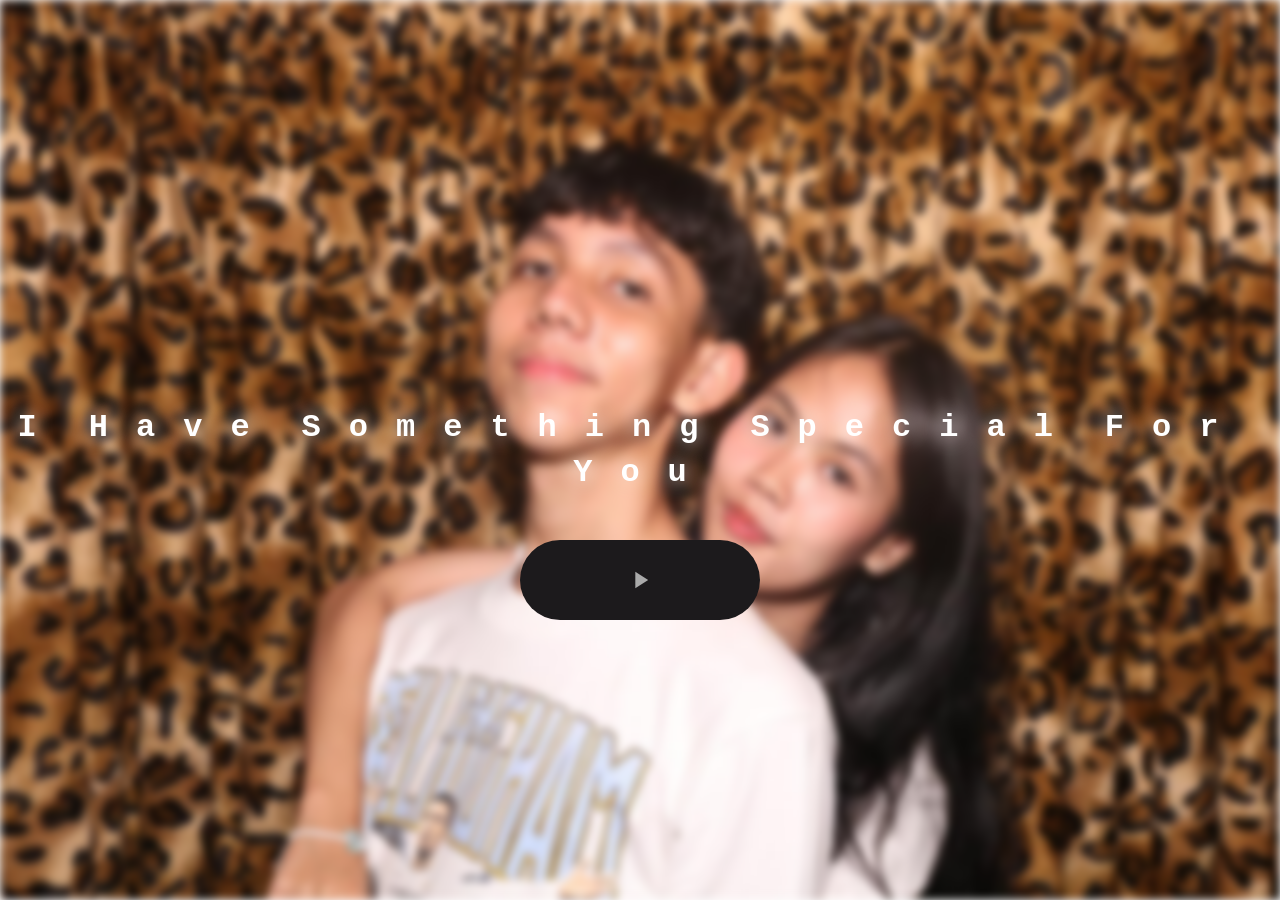
<file: index.html>
<html lang="en">

<head>
  <meta charset="UTF-8">
  <meta name="viewport" content="width=device-width, initial-scale=1.0">
  <link rel="shortcut icon" href="gift.png" type="image/x-icon">
  <link rel="stylesheet" href="style_theflower.css">

  <!-- Document Title -->
  <title>FLOWERS FOR SOMEONE</title>
</head>

<body>
  <!-- Background -->
  <div class="night"></div>

  <!-- Title -->
  <h1 class="title"></h1>

  <!-- Button -->
  <div style="position: absolute; top: 60vh; width: 100%; display: flex; justify-content: center;">
    <a href="flower.html" class="btn">
      <svg height="28" width="28" viewBox="0 0 24 24" fill="currentColor" class="sparkle">
        <path d="M8 5v14l11-7z"></path>
      </svg>
    </a>
  </div>

  <script src="script_theflower.js"></script>
</body>

</html>
</file>
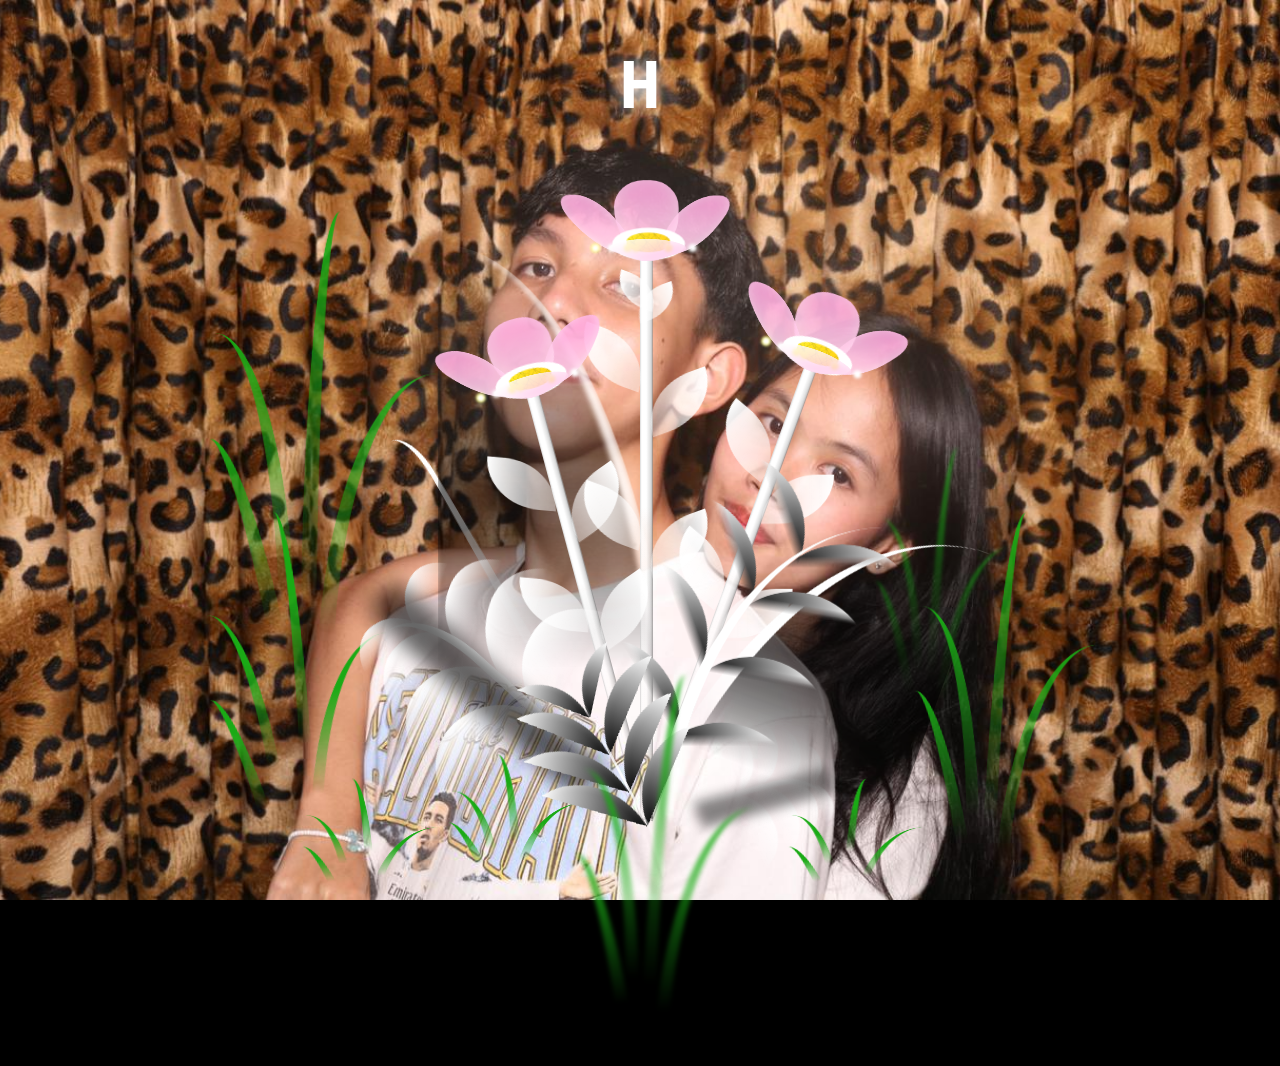
<file: flower.html>
<!DOCTYPE html>
<html lang="en">

<head>
  <meta charset="UTF-8">
  <meta http-equiv="X-UA-Compatible" content="IE=edge">
  <meta name="viewport" content="width=device-width, initial-scale=1.0">
  <link rel="shortcut icon" href="gift.png" type="image/x-icon">
  <link rel="stylesheet" href="style_flower.css">

  <!-- Document Title -->
  <title>FLOWERS</title>
</head>

<body class="not-loaded">
  <!-- Background -->
  <div class="night"></div>

  <!-- Flower -->
  <div class="flowers">
    <div class="flower flower--1">
      <div class="flower__leafs flower__leafs--1">
        <div class="flower__leaf flower__leaf--1"></div>
        <div class="flower__leaf flower__leaf--2"></div>
        <div class="flower__leaf flower__leaf--3"></div>
        <div class="flower__leaf flower__leaf--4"></div>
        <div class="flower__white-circle"></div>

        <div class="flower__light flower__light--1"></div>
        <div class="flower__light flower__light--2"></div>
        <div class="flower__light flower__light--3"></div>
        <div class="flower__light flower__light--4"></div>
        <div class="flower__light flower__light--5"></div>
        <div class="flower__light flower__light--6"></div>
        <div class="flower__light flower__light--7"></div>
        <div class="flower__light flower__light--8"></div>

      </div>
      <div class="flower__line">
        <div class="flower__line__leaf flower__line__leaf--1"></div>
        <div class="flower__line__leaf flower__line__leaf--2"></div>
        <div class="flower__line__leaf flower__line__leaf--3"></div>
        <div class="flower__line__leaf flower__line__leaf--4"></div>
        <div class="flower__line__leaf flower__line__leaf--5"></div>
        <div class="flower__line__leaf flower__line__leaf--6"></div>
      </div>
    </div>

    <div class="flower flower--2">
      <div class="flower__leafs flower__leafs--2">
        <div class="flower__leaf flower__leaf--1"></div>
        <div class="flower__leaf flower__leaf--2"></div>
        <div class="flower__leaf flower__leaf--3"></div>
        <div class="flower__leaf flower__leaf--4"></div>
        <div class="flower__white-circle"></div>

        <div class="flower__light flower__light--1"></div>
        <div class="flower__light flower__light--2"></div>
        <div class="flower__light flower__light--3"></div>
        <div class="flower__light flower__light--4"></div>
        <div class="flower__light flower__light--5"></div>
        <div class="flower__light flower__light--6"></div>
        <div class="flower__light flower__light--7"></div>
        <div class="flower__light flower__light--8"></div>

      </div>
      <div class="flower__line">
        <div class="flower__line__leaf flower__line__leaf--1"></div>
        <div class="flower__line__leaf flower__line__leaf--2"></div>
        <div class="flower__line__leaf flower__line__leaf--3"></div>
        <div class="flower__line__leaf flower__line__leaf--4"></div>
      </div>
    </div>

    <div class="flower flower--3">
      <div class="flower__leafs flower__leafs--3">
        <div class="flower__leaf flower__leaf--1"></div>
        <div class="flower__leaf flower__leaf--2"></div>
        <div class="flower__leaf flower__leaf--3"></div>
        <div class="flower__leaf flower__leaf--4"></div>
        <div class="flower__white-circle"></div>

        <div class="flower__light flower__light--1"></div>
        <div class="flower__light flower__light--2"></div>
        <div class="flower__light flower__light--3"></div>
        <div class="flower__light flower__light--4"></div>
        <div class="flower__light flower__light--5"></div>
        <div class="flower__light flower__light--6"></div>
        <div class="flower__light flower__light--7"></div>
        <div class="flower__light flower__light--8"></div>

      </div>
      <div class="flower__line">
        <div class="flower__line__leaf flower__line__leaf--1"></div>
        <div class="flower__line__leaf flower__line__leaf--2"></div>
        <div class="flower__line__leaf flower__line__leaf--3"></div>
        <div class="flower__line__leaf flower__line__leaf--4"></div>
      </div>
    </div>

    <div class="grow-ans" style="--d:1.2s">
      <div class="flower__g-long">
        <div class="flower__g-long__top"></div>
        <div class="flower__g-long__bottom"></div>
      </div>
    </div>

    <div class="growing-grass">
      <div class="flower__grass flower__grass--1">
        <div class="flower__grass--top"></div>
        <div class="flower__grass--bottom"></div>
        <div class="flower__grass__leaf flower__grass__leaf--1"></div>
        <div class="flower__grass__leaf flower__grass__leaf--2"></div>
        <div class="flower__grass__leaf flower__grass__leaf--3"></div>
        <div class="flower__grass__leaf flower__grass__leaf--4"></div>
        <div class="flower__grass__leaf flower__grass__leaf--5"></div>
        <div class="flower__grass__leaf flower__grass__leaf--6"></div>
        <div class="flower__grass__leaf flower__grass__leaf--7"></div>
        <div class="flower__grass__leaf flower__grass__leaf--8"></div>
        <div class="flower__grass__overlay"></div>
      </div>
    </div>

    <div class="growing-grass">
      <div class="flower__grass flower__grass--2">
        <div class="flower__grass--top"></div>
        <div class="flower__grass--bottom"></div>
        <div class="flower__grass__leaf flower__grass__leaf--1"></div>
        <div class="flower__grass__leaf flower__grass__leaf--2"></div>
        <div class="flower__grass__leaf flower__grass__leaf--3"></div>
        <div class="flower__grass__leaf flower__grass__leaf--4"></div>
        <div class="flower__grass__leaf flower__grass__leaf--5"></div>
        <div class="flower__grass__leaf flower__grass__leaf--6"></div>
        <div class="flower__grass__leaf flower__grass__leaf--7"></div>
        <div class="flower__grass__leaf flower__grass__leaf--8"></div>
        <div class="flower__grass__overlay"></div>
      </div>
    </div>

    <div class="grow-ans" style="--d:2.4s">
      <div class="flower__g-right flower__g-right--1">
        <div class="leaf"></div>
      </div>
    </div>

    <div class="grow-ans" style="--d:2.8s">
      <div class="flower__g-right flower__g-right--2">
        <div class="leaf"></div>
      </div>
    </div>

    <div class="grow-ans" style="--d:2.8s">
      <div class="flower__g-front">
        <div class="flower__g-front__leaf-wrapper flower__g-front__leaf-wrapper--1">
          <div class="flower__g-front__leaf"></div>
        </div>
        <div class="flower__g-front__leaf-wrapper flower__g-front__leaf-wrapper--2">
          <div class="flower__g-front__leaf"></div>
        </div>
        <div class="flower__g-front__leaf-wrapper flower__g-front__leaf-wrapper--3">
          <div class="flower__g-front__leaf"></div>
        </div>
        <div class="flower__g-front__leaf-wrapper flower__g-front__leaf-wrapper--4">
          <div class="flower__g-front__leaf"></div>
        </div>
        <div class="flower__g-front__leaf-wrapper flower__g-front__leaf-wrapper--5">
          <div class="flower__g-front__leaf"></div>
        </div>
        <div class="flower__g-front__leaf-wrapper flower__g-front__leaf-wrapper--6">
          <div class="flower__g-front__leaf"></div>
        </div>
        <div class="flower__g-front__leaf-wrapper flower__g-front__leaf-wrapper--7">
          <div class="flower__g-front__leaf"></div>
        </div>
        <div class="flower__g-front__leaf-wrapper flower__g-front__leaf-wrapper--8">
          <div class="flower__g-front__leaf"></div>
        </div>
        <div class="flower__g-front__line"></div>
      </div>
    </div>

    <div class="grow-ans" style="--d:3.2s">
      <div class="flower__g-fr">
        <div class="leaf"></div>
        <div class="flower__g-fr__leaf flower__g-fr__leaf--1"></div>
        <div class="flower__g-fr__leaf flower__g-fr__leaf--2"></div>
        <div class="flower__g-fr__leaf flower__g-fr__leaf--3"></div>
        <div class="flower__g-fr__leaf flower__g-fr__leaf--4"></div>
        <div class="flower__g-fr__leaf flower__g-fr__leaf--5"></div>
        <div class="flower__g-fr__leaf flower__g-fr__leaf--6"></div>
        <div class="flower__g-fr__leaf flower__g-fr__leaf--7"></div>
        <div class="flower__g-fr__leaf flower__g-fr__leaf--8"></div>
      </div>
    </div>

    <div class="long-g long-g--0">
      <div class="grow-ans" style="--d:3s">
        <div class="leaf leaf--0"></div>
      </div>
      <div class="grow-ans" style="--d:2.2s">
        <div class="leaf leaf--1"></div>
      </div>
      <div class="grow-ans" style="--d:3.4s">
        <div class="leaf leaf--2"></div>
      </div>
      <div class="grow-ans" style="--d:3.6s">
        <div class="leaf leaf--3"></div>
      </div>
    </div>

    <div class="long-g long-g--1">
      <div class="grow-ans" style="--d:3.6s">
        <div class="leaf leaf--0"></div>
      </div>
      <div class="grow-ans" style="--d:3.8s">
        <div class="leaf leaf--1"></div>
      </div>
      <div class="grow-ans" style="--d:4s">
        <div class="leaf leaf--2"></div>
      </div>
      <div class="grow-ans" style="--d:4.2s">
        <div class="leaf leaf--3"></div>
      </div>
    </div>

    <div class="long-g long-g--2">
      <div class="grow-ans" style="--d:4s">
        <div class="leaf leaf--0"></div>
      </div>
      <div class="grow-ans" style="--d:4.2s">
        <div class="leaf leaf--1"></div>
      </div>
      <div class="grow-ans" style="--d:4.4s">
        <div class="leaf leaf--2"></div>
      </div>
      <div class="grow-ans" style="--d:4.6s">
        <div class="leaf leaf--3"></div>
      </div>
    </div>

    <div class="long-g long-g--3">
      <div class="grow-ans" style="--d:4s">
        <div class="leaf leaf--0"></div>
      </div>
      <div class="grow-ans" style="--d:4.2s">
        <div class="leaf leaf--1"></div>
      </div>
      <div class="grow-ans" style="--d:3s">
        <div class="leaf leaf--2"></div>
      </div>
      <div class="grow-ans" style="--d:3.6s">
        <div class="leaf leaf--3"></div>
      </div>
    </div>

    <div class="long-g long-g--4">
      <div class="grow-ans" style="--d:4s">
        <div class="leaf leaf--0"></div>
      </div>
      <div class="grow-ans" style="--d:4.2s">
        <div class="leaf leaf--1"></div>
      </div>
      <div class="grow-ans" style="--d:3s">
        <div class="leaf leaf--2"></div>
      </div>
      <div class="grow-ans" style="--d:3.6s">
        <div class="leaf leaf--3"></div>
      </div>
    </div>

    <div class="long-g long-g--5">
      <div class="grow-ans" style="--d:4s">
        <div class="leaf leaf--0"></div>
      </div>
      <div class="grow-ans" style="--d:4.2s">
        <div class="leaf leaf--1"></div>
      </div>
      <div class="grow-ans" style="--d:3s">
        <div class="leaf leaf--2"></div>
      </div>
      <div class="grow-ans" style="--d:3.6s">
        <div class="leaf leaf--3"></div>
      </div>
    </div>

    <div class="long-g long-g--6">
      <div class="grow-ans" style="--d:4.2s">
        <div class="leaf leaf--0"></div>
      </div>
      <div class="grow-ans" style="--d:4.4s">
        <div class="leaf leaf--1"></div>
      </div>
      <div class="grow-ans" style="--d:4.6s">
        <div class="leaf leaf--2"></div>
      </div>
      <div class="grow-ans" style="--d:4.8s">
        <div class="leaf leaf--3"></div>
      </div>
    </div>

    <div class="long-g long-g--7">
      <div class="grow-ans" style="--d:3s">
        <div class="leaf leaf--0"></div>
      </div>
      <div class="grow-ans" style="--d:3.2s">
        <div class="leaf leaf--1"></div>
      </div>
      <div class="grow-ans" style="--d:3.5s">
        <div class="leaf leaf--2"></div>
      </div>
      <div class="grow-ans" style="--d:3.6s">
        <div class="leaf leaf--3"></div>
      </div>
    </div>
  </div>

  <!-- Title -->
  <h1 class="title"><span id="title"></span></h1>
</body>

</html>

<!-- Import Javascript -->
<script src="script_flower.js"></script>
</file>
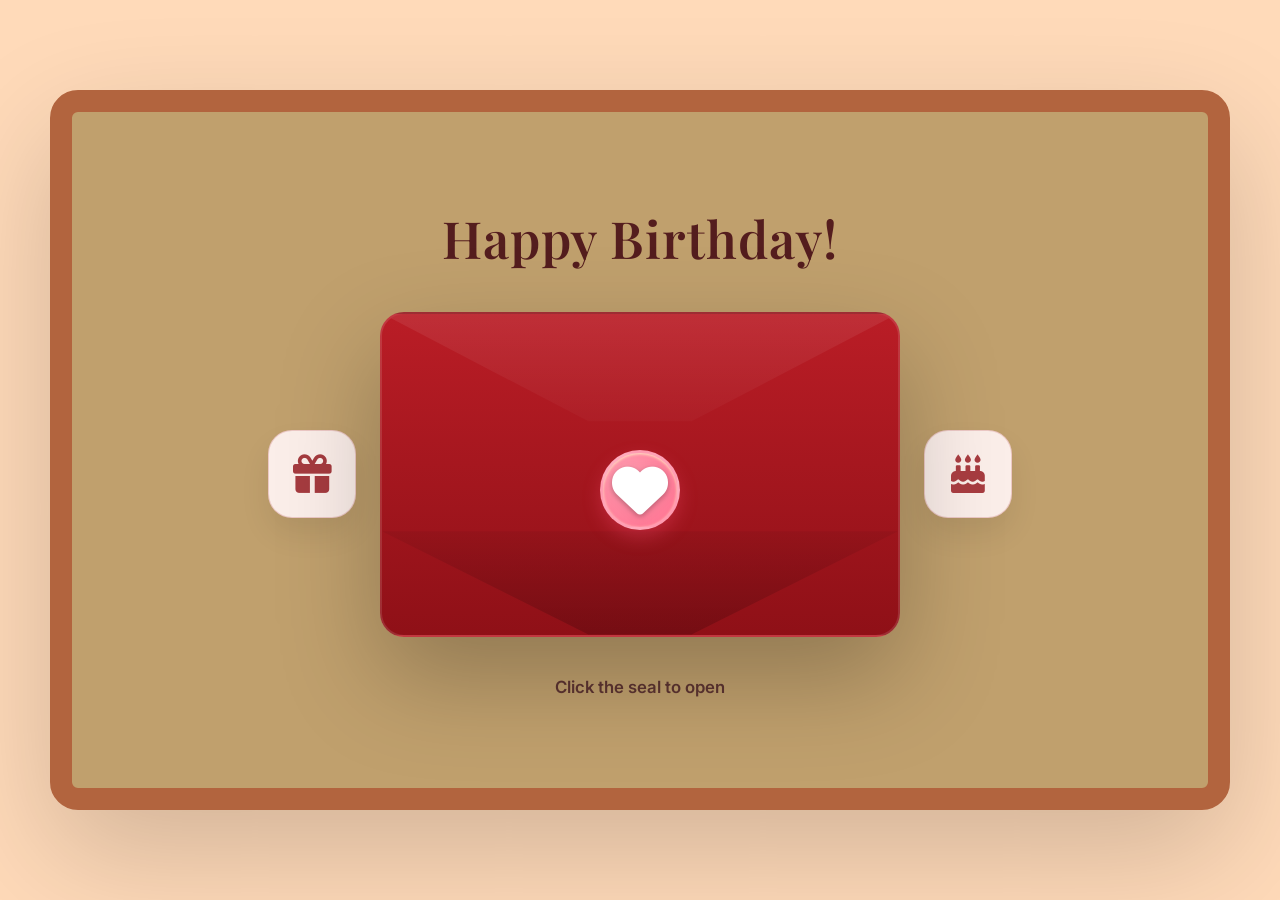
<file: index_bookmark.html>
<!DOCTYPE html>
<html lang="id">
<head>
  <meta charset="UTF-8">
  <meta name="viewport" content="width=device-width, initial-scale=1.0, user-scalable=no">
  <title>365 Days With You · Anniversary Scrapbook</title>

  <link href="https://fonts.googleapis.com/css2?family=Inter:opsz,wght@14..32,300;14..32,400;14..32,500;14..32,600;14..32,700&family=Playfair+Display:ital,wght@0,400;0,500;1,400&display=swap" rel="stylesheet">

  <link rel="stylesheet" href="https://cdnjs.cloudflare.com/ajax/libs/font-awesome/6.0.0-beta3/css/all.min.css">

  <link rel="stylesheet" href="style_bookmark.css">
</head>
<body>

<!-- AMPLOP AWAL -->
<div id="envelopeWrapper" class="envelope-overlay">
  <div class="page-shell">
    <h1 class="page-title">Happy Birthday!</h1>

    <div class="envelope-section">
      <div class="icon-box icon-left">
        <i class="fas fa-gift"></i>
      </div>

      <div class="envelope-card" id="envelopeBtn">
        <div class="seal-love">
          <i class="fas fa-heart"></i>
        </div>
      </div>

      <div class="icon-box icon-right">
        <i class="fas fa-birthday-cake"></i>
      </div>
    </div>

    <p class="envelope-label">Click the seal to open</p>
  </div>
</div>

<!-- SCRAPBOOK -->
<div id="scrapbookMain" class="scrapbook-container hidden">

  <div class="scrapbook-header">
    <h1>✧ our scrapbook ✧</h1>
    <p>setiap lembar berisi kenangan manis bersama kamu</p>
  </div>

  <div class="scrapbook-slider">

    <button class="slider-btn" id="prevSlideBtn">
      <i class="fas fa-chevron-left"></i>
    </button>

    <div class="slides-wrapper" id="slidesWrapper">

      <!-- slide 1 -->
      <div class="scrap-page">
        <div class="polaroid">
          <div class="polaroid-img">
            <img src="foto1.jpeg" alt="First date photo">
          </div>
          <div class="caption">✨ first date✨</div>
        </div>

        <div class="love-text">
          <p>Kita adalah tangan yang tetap menggenggam, saat jalan terasa jauh.</p>
        </div>
      </div>

      <!-- slide 2 -->
      <div class="scrap-page">
        <div class="polaroid">
          <div class="polaroid-img">
            <img src="foto2.jpeg" alt="Morning together photo">
          </div>
          <div class="caption">🌤️ pagi bersama</div>
        </div>

        <div class="love-text">
          <p>Kita adalah hal yang tak menjelma bisu, saat dunia meremang dalam kesulitan.</p>
        </div>
      </div>

      <!-- slide 3 -->
      <div class="scrap-page">
        <div class="polaroid">
          <div class="polaroid-img">
            <img src="foto3.jpeg" alt="Midnight talk photo">
          </div>
          <div class="caption">🌙 midnight talk</div>
        </div>

        <div class="love-text">
          <p>Kita adalah hal indah, juga sebuah anugerah.</p>
        </div>
      </div>

      <!-- slide 4 -->
      <div class="scrap-page">
        <div class="polaroid">
          <div class="polaroid-img">
            <img src="foto4.jpeg" alt="Sweet escape photo">
          </div>
          <div class="caption">🍦 sweet escape</div>
        </div>

        <div class="love-text">
          <p>Kadang aku suka bingung sama hati. ia tak punya navigasi, tapi anehnya, selalu tau jalan yang tak salah tuk kembali.</p>
        </div>
      </div>

      <!-- slide 5 -->
      <div class="scrap-page">
        <div class="polaroid">
          <div class="polaroid-img">
            <img src="foto5.jpeg" alt="Playlist memory photo">
          </div>
          <div class="caption">🎧 our playlist</div>
        </div>

        <div class="love-text">
          <p>Aku juga suka heran sama waktu. Ia tak selalu berakhir menarik. Tapi, kita selalu saja kembali ke titik puncak romansa, selayaknya magnet yang memiliki gaya tarik.</p>
        </div>
      </div>

      <!-- slide 6 -->
      <div class="scrap-page">
        <div class="polaroid">
          <div class="polaroid-img">
            <img src="foto6.jpeg" alt="Anniversary photo">
          </div>
          <div class="caption">❤️ 1 tahun</div>
        </div>

        <div class="love-text">
          <p>Anehnya, gimanapun jalannya. Berapa banyakpun waktu yang hilang perhari atau perjamnya. Berapa banyakpun untaian kata baik atau buruk dari kata dan juga kalimatnya.</p>
        </div>
      </div>

      <!-- slide 7 (bonus) -->
      <div class="scrap-page">
        <div class="polaroid">
          <div class="polaroid-img">
            <img src="foto7.jpeg" alt="Endless story photo">
          </div>
          <div class="caption">⭐ for infinity</div>
        </div>

        <div class="love-text">
          <p>Satu perihal pasti, kita adalah hal indah yang memiliki durasi selamanya.</p>
        </div>
      </div>

      <!-- slide 8 -->
      <div class="scrap-page">
        <div class="polaroid">
          <div class="polaroid-img">
            <img src="foto8.jpeg" alt="Memories photo">
          </div>
          <div class="caption">📸 more moments</div>
        </div>

        <div class="love-text">
          <h3>Keni's favorite food🍱</h3>
        </div>
      </div>

      <!-- slide 9 -->
      <div class="scrap-page">
        <div class="polaroid">
          <div class="polaroid-img">
            <img src="foto9.jpeg" alt="Sweet memory photo">
          </div>
          <div class="caption">✨ more sweet</div>
        </div>

        <div class="love-text">
          <h3>About you 🎧</h3>
        </div>
      </div>

      <!-- slide 10 -->
      <div class="scrap-page">
        <div class="polaroid">
          <div class="polaroid-img">
            <img src="foto10.jpeg" alt="Late night memory photo">
          </div>
          <div class="caption">🌙 lebih banyak</div>
        </div>

        <div class="love-text">
          <h3>Keni Flower collection🌸</h3>
        </div>
      </div>

      <!-- slide 11 -->
      <div class="scrap-page">
        <div class="polaroid">
          <div class="polaroid-img">
            <img src="foto11.jpeg" alt="Fun day photo">
          </div>
          <div class="caption">🎈 good vibes</div>
        </div>

        <div class="love-text">
          <h3>10/5/26 Keni's Birthday🥳</h3>
        </div>
      </div>

    </div>

    <button class="slider-btn" id="nextSlideBtn">
      <i class="fas fa-chevron-right"></i>
    </button>

  </div>

  <footer>
    <i class="fas fa-heart" style="color: #dd7766;"></i>
    every page is a piece of us
    <i class="fas fa-heart" style="color: #dd7766;"></i>
  </footer>

  <div class="navpage">
    <button id="prev">←</button>
    <button id="next">→</button>
  </div>

</div>

<script src="script_bookmark.js"></script>

</body>
</html>
</file>
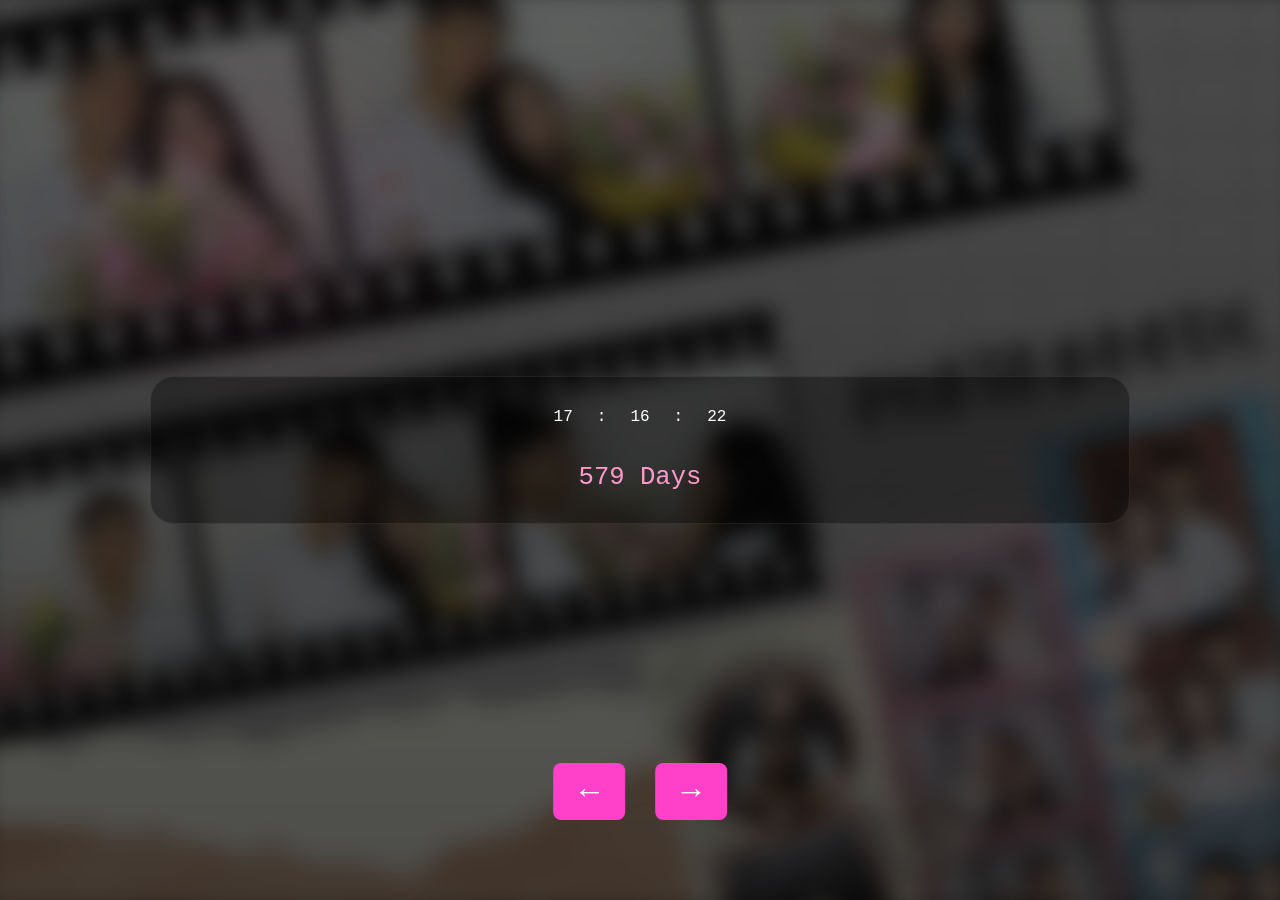
<file: index_timer.html>
<!DOCTYPE html>
<html lang="en">
  <head>
    <meta charset="UTF-8" />
    <meta name="viewport" content="width=device-width, initial-scale=1.0" />
    <title>Timer</title>
    <link rel="stylesheet" href="style_timer.css" />
  </head>
  <body>

    <!-- Floating Hearts -->
    <div class="floating-hearts">
      <span>❤</span>
      <span>❤</span>
      <span>❤</span>
      <span>❤</span>
      <span>❤</span>
      <span>❤</span>
    </div>

    <!-- Blur Circle -->
    <div class="blur-circle blur1"></div>
    <div class="blur-circle blur2"></div>

    <!-- DIGITAL CLOCK -->
    <div class="slide">
      <div class="digital-clock">
        <span id="hours">00</span> :
        <span id="minutes">00</span> :
        <span id="seconds">00</span>

        <div class="days">
          <span id="days-count">0</span> Days
        </div>
      </div>
    </div>

    <div class="navpage">
      <button id="prev">←</button>
      <button id="next">→</button>
    </div>

    <script src="script_timer.js"></script>
  </body>
</html>
</file>
<file: style_theflower.css>
*,
*::after,
*::before {
  padding: 0;
  margin: 0;
  box-sizing: border-box;
}

:root {
  --dark-color: #000;
}

.night {
  position: fixed;
  left: 50%;
  top: 0;
  transform: translateX(-50%);
  width: 100%;
  height: 100%;
  filter: blur(0.45vmin);
  background: url("jametss.png") center/cover no-repeat;
}

.title {
  position: absolute;
  top: 0;
  left: 0;
  color: white;
  font-family: 'Courier New', Courier, monospace;

  display: flex;
  flex-wrap: wrap;
  justify-content: center;
  align-content: center;
  align-items: center;

  width: 100%;
  height: 100vh;
  text-shadow: 0 0 20px white;
  letter-spacing: 0px;
}

@media (min-width: 500px) {
  .title {
    letter-spacing: 20px;
  }
}

@keyframes typing {
  from {
    opacity: 0;
  }

  to {
    opacity: 1;
  }
}

/* Terapkan animasi dengan delay */
.title span {
  opacity: 0;
  animation: typing 1s ease forwards;
  animation-delay: var(--delay);
}

a {
  text-decoration: none;
}

.btn {
  border: none;
  width: 15em;
  height: 5em;
  border-radius: 3em;
  display: flex;
  justify-content: center;
  align-items: center;
  gap: 12px;
  background: #1C1A1C;
  cursor: pointer;
  transition: all 450ms ease-in-out;
}

.sparkle {
  fill: #AAAAAA;
  transition: all 800ms ease;
}

.text {
  font-weight: 600;
  color: #AAAAAA;
  font-size: medium;
}

.btn:hover {
  background: linear-gradient(0deg, #C0A06D, #B2643E);
  box-shadow: inset 0px 1px 0px 0px rgba(255, 255, 255, 0.4),
    inset 0px -4px 0px 0px rgba(0, 0, 0, 0.1),
    0px 0px 0px 4px rgba(255, 255, 255, 0.2),
    0px 0px 140px 0px rgba(255, 77, 151, 0.35);
  transform: translateY(-2px);
}

.btn:hover .text {
  color: white;
}

.btn:hover .sparkle {
  color: white;
  transform: scale(1.2);
}
</file>
<file: style_flower.css>
*,
*::after,
*::before {
  padding: 0;
  margin: 0;
  box-sizing: border-box;
}

:root {
  --dark-color: #000;
}

.title {
  position: absolute;
  width: 100%;
  text-align: center;
  margin-top: 50px;
  top: 0;
  left: 0;
  color: white;
  font-family: 'Courier New', Courier, monospace;
  font-size: 70px;
  text-shadow: 0px 0px 20px white;
}

.popup-overlay {
  position: fixed;
  inset: 0;
  background: rgba(0, 0, 0, 0.72);
  display: flex;
  align-items: center;
  justify-content: center;
  z-index: 9999;
}

/* .popup-card {
  background: rgba(255, 255, 255, 0.98);
  color: #1a1a1a;
  border-radius: 2rem;
  padding: 1.75rem;
  min-width: 20rem;
  max-width: 92vw;
  text-align: center;
  box-shadow: 0 28px 70px rgba(0, 0, 0, 0.24);
} */

.password-card {
  padding: 1.5rem 1.25rem 1.5rem;
}

.password-header h2 {
  margin: 0;
  font-size: 1.25rem;
  line-height: 1.3;
  color: #bccdff;
}

.password-header p {
  margin: 0.4rem 0 1.25rem;
  color: #9f9f9f;
  font-size: 0.95rem;
}

.password-dots {
  display: flex;
  justify-content: center;
  gap: 0.75rem;
  margin-bottom: 1.2rem;
}

.password-dot {
  width: 1rem;
  height: 1rem;
  border: 2px solid #8ea5d5;
  border-radius: 50%;
  background: transparent;
  transition: background 180ms ease, transform 180ms ease;
}

.password-dot.filled {
  background: #314ea3;
  transform: scale(1.05);
}

.password-keypad {
  display: grid;
  grid-template-columns: repeat(3, minmax(0, 1fr));
  gap: 0.8rem;
  margin-bottom: 1rem;
}

.password-key {
  appearance: none;
  border: none;
  background: #f7f9ff;
  color: #1d2c5a;
  font-size: 1.3rem;
  font-weight: 700;
  border-radius: 1rem;
  padding: 1rem 0;
  cursor: pointer;
  box-shadow: 0 10px 20px rgba(51, 85, 160, 0.08);
  transition: transform 160ms ease, box-shadow 160ms ease, background 160ms ease;
}

.password-key:hover {
  background: #e6edff;
}

.password-key:active {
  transform: translateY(1px);
}

.password-key-back {
  font-size: 1.2rem;
  color: #8b97b8;
}

.password-clue {
  margin: 0;
  font-size: 0.92rem;
  color: #adc6ff;
}

.popup-card p {
  margin: 0 0 1.5rem;
  font-size: 1.05rem;
  line-height: 1.5;
}

/* .popup-btn {
  border: none;
  background: #ff78c6;
  color: white;
  padding: 0.95rem 1.8rem;
  border-radius: 999px;
  font-size: 1rem;
  cursor: pointer;
  transition: transform 180ms ease, background 180ms ease;
} */

.popup-btn {
  cursor: pointer;
  margin: 32px;
  padding: 16px 32px;
  
  background-color: pink;
  color: black;
  border: 1PX solid black;
  border-radius: 55px;
  box-shadow: 4px 4px #C0A06D;
}

.popup-btn:hover {
  transform: translateY(-2px);
  background: #ff5fa8;
}

body {
  display: flex;
  align-items: flex-end;
  justify-content: center;
  min-height: 100vh;
  background-color: var(--dark-color);
  overflow: hidden;
  perspective: 1000px;
}

.night {
  position: fixed;
  left: 50%;
  top: 0;
  transform: translateX(-50%);
  width: 100%;
  height: 100%;
  filter: none;
  background: url("jametss.png") center/cover no-repeat;
}

.flowers {
  position: relative;
  transform: scale(0.9);
}

.flower {
  position: absolute;
  bottom: 10vmin;
  transform-origin: bottom center;
  z-index: 10;
  --fl-speed: 0.8s;
}

.flower--1 {
  animation: moving-flower-1 4s linear infinite;
}

.flower--1 .flower__line {
  height: 70vmin;
  animation-delay: 0.3s;
}

.flower--1 .flower__line__leaf--1 {
  animation: blooming-leaf-right var(--fl-speed) 1.6s backwards;
}

.flower--1 .flower__line__leaf--2 {
  animation: blooming-leaf-right var(--fl-speed) 1.4s backwards;
}

.flower--1 .flower__line__leaf--3 {
  animation: blooming-leaf-left var(--fl-speed) 1.2s backwards;
}

.flower--1 .flower__line__leaf--4 {
  animation: blooming-leaf-left var(--fl-speed) 1s backwards;
}

.flower--1 .flower__line__leaf--5 {
  animation: blooming-leaf-right var(--fl-speed) 1.8s backwards;
}

.flower--1 .flower__line__leaf--6 {
  animation: blooming-leaf-left var(--fl-speed) 2s backwards;
}

.flower--2 {
  left: 50%;
  transform: rotate(20deg);
  animation: moving-flower-2 4s linear infinite;
}

.flower--2 .flower__line {
  height: 60vmin;
  animation-delay: 0.6s;
}

.flower--2 .flower__line__leaf--1 {
  animation: blooming-leaf-right var(--fl-speed) 1.9s backwards;
}

.flower--2 .flower__line__leaf--2 {
  animation: blooming-leaf-right var(--fl-speed) 1.7s backwards;
}

.flower--2 .flower__line__leaf--3 {
  animation: blooming-leaf-left var(--fl-speed) 1.5s backwards;
}

.flower--2 .flower__line__leaf--4 {
  animation: blooming-leaf-left var(--fl-speed) 1.3s backwards;
}

.flower--3 {
  left: 50%;
  transform: rotate(-15deg);
  animation: moving-flower-3 4s linear infinite;
}

.flower--3 .flower__line {
  animation-delay: 0.9s;
}

.flower--3 .flower__line__leaf--1 {
  animation: blooming-leaf-right var(--fl-speed) 2.5s backwards;
}

.flower--3 .flower__line__leaf--2 {
  animation: blooming-leaf-right var(--fl-speed) 2.3s backwards;
}

.flower--3 .flower__line__leaf--3 {
  animation: blooming-leaf-left var(--fl-speed) 2.1s backwards;
}

.flower--3 .flower__line__leaf--4 {
  animation: blooming-leaf-left var(--fl-speed) 1.9s backwards;
}

.flower__leafs {
  position: relative;
  animation: blooming-flower 2s backwards;
}

.flower__leafs--1 {
  animation-delay: 1.1s;
}

.flower__leafs--2 {
  animation-delay: 1.4s;
}

.flower__leafs--3 {
  animation-delay: 1.7s;
}

.flower__leafs::after {
  content: "";
  position: absolute;
  left: 0;
  top: 0;
  transform: translate(-50%, -100%);
  width: 8vmin;
  height: 8vmin;
  background-color: #fff;
  filter: blur(10vmin);
}

.flower__leaf {
  position: absolute;
  bottom: 0;
  left: 50%;
  width: 8vmin;
  height: 11vmin;
  border-radius: 51% 49% 47% 53%/44% 45% 55% 69%;
  background-color: #ff9ad8;
  background-image: linear-gradient(to top, #ffd0e9, #ff9ad8);
  transform-origin: bottom center;
  opacity: 0.9;
  box-shadow: inset 0 0 2vmin rgba(255, 255, 255, 0.5);
}

.flower__leaf--1 {
  transform: translate(-10%, 1%) rotateY(40deg) rotateX(-50deg);
}

.flower__leaf--2 {
  transform: translate(-50%, -4%) rotateX(40deg);
}

.flower__leaf--3 {
  transform: translate(-90%, 0%) rotateY(45deg) rotateX(50deg);
}

.flower__leaf--4 {
  width: 8vmin;
  height: 8vmin;
  transform-origin: bottom left;
  border-radius: 4vmin 10vmin 4vmin 4vmin;
  transform: translate(0%, 18%) rotateX(70deg) rotate(-43deg);
  background-image: linear-gradient(to top, rgba(255, 2555, 255, 0.4), #fff);
  z-index: 1;
  opacity: 0.8;
  -webkit-transform: translate(0%, 18%) rotateX(70deg) rotate(-43deg);
  -moz-transform: translate(0%, 18%) rotateX(70deg) rotate(-43deg);
  -ms-transform: translate(0%, 18%) rotateX(70deg) rotate(-43deg);
  -o-transform: translate(0%, 18%) rotateX(70deg) rotate(-43deg);
}

.flower__white-circle {
  position: absolute;
  left: -3.5vmin;
  top: -3vmin;
  width: 9vmin;
  height: 4vmin;
  border-radius: 50%;
  background-color: #fff;
}

.flower__white-circle::after {
  content: "";
  position: absolute;
  left: 50%;
  top: 45%;
  transform: translate(-50%, -50%);
  width: 60%;
  height: 60%;
  border-radius: inherit;
  background-image: repeating-linear-gradient(135deg, rgba(0, 0, 0, 0.03) 0px, rgba(0, 0, 0, 0.03) 1px, transparent 1px, transparent 12px), repeating-linear-gradient(45deg, rgba(0, 0, 0, 0.03) 0px, rgba(0, 0, 0, 0.03) 1px, transparent 1px, transparent 12px), repeating-linear-gradient(67.5deg, rgba(0, 0, 0, 0.03) 0px, rgba(0, 0, 0, 0.03) 1px, transparent 1px, transparent 12px), repeating-linear-gradient(135deg, rgba(0, 0, 0, 0.03) 0px, rgba(0, 0, 0, 0.03) 1px, transparent 1px, transparent 12px), repeating-linear-gradient(45deg, rgba(0, 0, 0, 0.03) 0px, rgba(0, 0, 0, 0.03) 1px, transparent 1px, transparent 12px), repeating-linear-gradient(112.5deg, rgba(0, 0, 0, 0.03) 0px, rgba(0, 0, 0, 0.03) 1px, transparent 1px, transparent 12px), repeating-linear-gradient(112.5deg, rgba(0, 0, 0, 0.03) 0px, rgba(0, 0, 0, 0.03) 1px, transparent 1px, transparent 12px), repeating-linear-gradient(45deg, rgba(0, 0, 0, 0.03) 0px, rgba(0, 0, 0, 0.03) 1px, transparent 1px, transparent 12px), repeating-linear-gradient(22.5deg, rgba(0, 0, 0, 0.03) 0px, rgba(0, 0, 0, 0.03) 1px, transparent 1px, transparent 12px), repeating-linear-gradient(45deg, rgba(0, 0, 0, 0.03) 0px, rgba(0, 0, 0, 0.03) 1px, transparent 1px, transparent 12px), repeating-linear-gradient(22.5deg, rgba(0, 0, 0, 0.03) 0px, rgba(0, 0, 0, 0.03) 1px, transparent 1px, transparent 12px), repeating-linear-gradient(135deg, rgba(0, 0, 0, 0.03) 0px, rgba(0, 0, 0, 0.03) 1px, transparent 1px, transparent 12px), repeating-linear-gradient(157.5deg, rgba(0, 0, 0, 0.03) 0px, rgba(0, 0, 0, 0.03) 1px, transparent 1px, transparent 12px), repeating-linear-gradient(67.5deg, rgba(0, 0, 0, 0.03) 0px, rgba(0, 0, 0, 0.03) 1px, transparent 1px, transparent 12px), repeating-linear-gradient(67.5deg, rgba(0, 0, 0, 0.03) 0px, rgba(0, 0, 0, 0.03) 1px, transparent 1px, transparent 12px), linear-gradient(90deg, rgb(255, 235, 18), rgb(255, 206, 0));
}

.flower__line {
  height: 55vmin;
  width: 1.5vmin;
  background-image: linear-gradient(to left, rgba(0, 0, 0, 0.2), transparent, rgba(255, 255, 255, 0.2)), linear-gradient(to top, transparent 10%, #fff, #fff);
  box-shadow: inset 0 0 2px rgba(0, 0, 0, 0.5);
  animation: grow-flower-tree 4s backwards;
}

.flower__line__leaf {
  --w: 7vmin;
  --h: calc(var(--w) + 2vmin);
  position: absolute;
  top: 20%;
  left: 90%;
  width: var(--w);
  height: var(--h);
  border-top-right-radius: var(--h);
  border-bottom-left-radius: var(--h);
  background-image: linear-gradient(to top, rgba(255, 255, 255, 0.4), #fff);
}

.flower__line__leaf--1 {
  transform: rotate(70deg) rotateY(30deg);
}

.flower__line__leaf--2 {
  top: 45%;
  transform: rotate(70deg) rotateY(30deg);
}

.flower__line__leaf--3,
.flower__line__leaf--4,
.flower__line__leaf--6 {
  border-top-right-radius: 0;
  border-bottom-left-radius: 0;
  border-top-left-radius: var(--h);
  border-bottom-right-radius: var(--h);
  left: -460%;
  top: 12%;
  transform: rotate(-70deg) rotateY(30deg);
}

.flower__line__leaf--4 {
  top: 40%;
}

.flower__line__leaf--5 {
  top: 0;
  transform-origin: left;
  transform: rotate(70deg) rotateY(30deg) scale(0.6);
}

.flower__line__leaf--6 {
  top: -2%;
  left: -450%;
  transform-origin: right;
  transform: rotate(-70deg) rotateY(30deg) scale(0.6);
}

.flower__light {
  position: absolute;
  bottom: 0vmin;
  width: 1vmin;
  height: 1vmin;
  background-color: rgb(255, 251, 0);
  border-radius: 50%;
  filter: blur(0.2vmin);
  animation: light-ans 4s linear infinite backwards;
}

.flower__light:nth-child(odd) {
  background-color: #fff;
}

.flower__light--1 {
  left: -2vmin;
  animation-delay: 1s;
}

.flower__light--2 {
  left: 3vmin;
  animation-delay: 0.5s;
}

.flower__light--3 {
  left: -6vmin;
  animation-delay: 0.3s;
}

.flower__light--4 {
  left: 6vmin;
  animation-delay: 0.9s;
}

.flower__light--5 {
  left: -1vmin;
  animation-delay: 1.5s;
}

.flower__light--6 {
  left: -4vmin;
  animation-delay: 3s;
}

.flower__light--7 {
  left: 3vmin;
  animation-delay: 2s;
}

.flower__light--8 {
  left: -6vmin;
  animation-delay: 3.5s;
}

.flower__grass {
  --c: #fff;
  --line-w: 1.5vmin;
  position: absolute;
  bottom: 12vmin;
  left: -7vmin;
  display: flex;
  flex-direction: column;
  align-items: flex-end;
  z-index: 20;
  transform-origin: bottom center;
  transform: rotate(-48deg) rotateY(40deg);
}

.flower__grass--1 {
  animation: moving-grass 2s linear infinite;
}

.flower__grass--2 {
  left: 2vmin;
  bottom: 10vmin;
  transform: scale(0.5) rotate(75deg) rotateX(10deg) rotateY(-200deg);
  opacity: 0.8;
  z-index: 0;
  animation: moving-grass--2 1.5s linear infinite;
}

.flower__grass--top {
  width: 7vmin;
  height: 10vmin;
  border-top-right-radius: 100%;
  border-right: var(--line-w) solid var(--c);
  transform-origin: bottom center;
  transform: rotate(-2deg);
}

.flower__grass--bottom {
  margin-top: -2px;
  width: var(--line-w);
  height: 25vmin;
  background-image: linear-gradient(to top, transparent, var(--c));
}

.flower__grass__leaf {
  --size: 10vmin;
  position: absolute;
  width: calc(var(--size) * 2.1);
  height: var(--size);
  border-top-left-radius: var(--size);
  border-top-right-radius: var(--size);
  background-image: linear-gradient(to top, transparent, transparent 30%, var(--c));
  z-index: 100;
}

.flower__grass__leaf--1 {
  top: -6%;
  left: 30%;
  --size: 6vmin;
  transform: rotate(-20deg);
  animation: growing-grass-ans--1 2s 2.6s backwards;
}

@keyframes growing-grass-ans--1 {
  0% {
    transform-origin: bottom left;
    transform: rotate(-20deg) scale(0);
  }
}

.flower__grass__leaf--2 {
  top: -5%;
  left: -110%;
  --size: 6vmin;
  transform: rotate(10deg);
  animation: growing-grass-ans--2 2s 2.4s linear backwards;
}

@keyframes growing-grass-ans--2 {
  0% {
    transform-origin: bottom right;
    transform: rotate(10deg) scale(0);
  }
}

.flower__grass__leaf--3 {
  top: 5%;
  left: 60%;
  --size: 8vmin;
  transform: rotate(-18deg) rotateX(-20deg);
  animation: growing-grass-ans--3 2s 2.2s linear backwards;
}

@keyframes growing-grass-ans--3 {
  0% {
    transform-origin: bottom left;
    transform: rotate(-18deg) rotateX(-20deg) scale(0);
  }
}

.flower__grass__leaf--4 {
  top: 6%;
  left: -135%;
  --size: 8vmin;
  transform: rotate(2deg);
  animation: growing-grass-ans--4 2s 2s linear backwards;
}

@keyframes growing-grass-ans--4 {
  0% {
    transform-origin: bottom right;
    transform: rotate(2deg) scale(0);
  }
}

.flower__grass__leaf--5 {
  top: 20%;
  left: 60%;
  --size: 10vmin;
  transform: rotate(-24deg) rotateX(-20deg);
  animation: growing-grass-ans--5 2s 1.8s linear backwards;
}

@keyframes growing-grass-ans--5 {
  0% {
    transform-origin: bottom left;
    transform: rotate(-24deg) rotateX(-20deg) scale(0);
  }
}

.flower__grass__leaf--6 {
  top: 22%;
  left: -180%;
  --size: 10vmin;
  transform: rotate(10deg);
  animation: growing-grass-ans--6 2s 1.6s linear backwards;
}

@keyframes growing-grass-ans--6 {
  0% {
    transform-origin: bottom right;
    transform: rotate(10deg) scale(0);
  }
}

.flower__grass__leaf--7 {
  top: 39%;
  left: 70%;
  --size: 10vmin;
  transform: rotate(-10deg);
  animation: growing-grass-ans--7 2s 1.4s linear backwards;
}

@keyframes growing-grass-ans--7 {
  0% {
    transform-origin: bottom left;
    transform: rotate(-10deg) scale(0);
  }
}

.flower__grass__leaf--8 {
  top: 40%;
  left: -215%;
  --size: 11vmin;
  transform: rotate(10deg);
  animation: growing-grass-ans--8 2s 1.2s linear backwards;
}

@keyframes growing-grass-ans--8 {
  0% {
    transform-origin: bottom right;
    transform: rotate(10deg) scale(0);
  }
}

.flower__grass__overlay {
  position: absolute;
  top: -10%;
  right: 0%;
  width: 100%;
  height: 100%;
  background-color: rgba(0, 0, 0, 0.6);
  filter: blur(1.5vmin);
  z-index: 100;
}

.flower__g-long {
  --w: 2vmin;
  --h: 6vmin;
  --c: #fff;
  position: absolute;
  bottom: 10vmin;
  left: -3vmin;
  transform-origin: bottom center;
  transform: rotate(-30deg) rotateY(-20deg);
  display: flex;
  flex-direction: column;
  align-items: flex-end;
  animation: flower-g-long-ans 3s linear infinite;
}

@keyframes flower-g-long-ans {

  0%,
  100% {
    transform: rotate(-30deg) rotateY(-20deg);
  }

  50% {
    transform: rotate(-32deg) rotateY(-20deg);
  }
}

.flower__g-long__top {
  top: calc(var(--h) * -1);
  width: calc(var(--w) + 1vmin);
  height: var(--h);
  border-top-right-radius: 100%;
  border-right: 0.7vmin solid var(--c);
  transform: translate(-0.7vmin, 1vmin);
}

.flower__g-long__bottom {
  width: var(--w);
  height: 50vmin;
  transform-origin: bottom center;
  background-image: linear-gradient(to top, transparent 30%, var(--c));
  box-shadow: inset 0 0 2px rgba(0, 0, 0, 0.5);
  -webkit-clip-path: polygon(35% 0, 65% 1%, 100% 100%, 0% 100%);
  clip-path: polygon(35% 0, 65% 1%, 100% 100%, 0% 100%);
}

.flower__g-right {
  position: absolute;
  bottom: 6vmin;
  left: -2vmin;
  transform-origin: bottom left;
  transform: rotate(20deg);
}

.flower__g-right .leaf {
  width: 30vmin;
  height: 50vmin;
  border-top-left-radius: 100%;
  border-left: 2vmin solid #fff;
  background-image: linear-gradient(to bottom, transparent, var(--dark-color) 60%);
  -webkit-mask-image: linear-gradient(to top, transparent 30%, #fff 60%);
}

.flower__g-right--1 {
  animation: flower-g-right-ans 2.5s linear infinite;
}

.flower__g-right--2 {
  left: 5vmin;
  transform: rotateY(-180deg);
  animation: flower-g-right-ans--2 3s linear infinite;
}

.flower__g-right--2 .leaf {
  height: 75vmin;
  filter: blur(0.3vmin);
  opacity: 0.8;
}

@keyframes flower-g-right-ans {

  0%,
  100% {
    transform: rotate(20deg);
  }

  50% {
    transform: rotate(24deg) rotateX(-20deg);
  }
}

@keyframes flower-g-right-ans--2 {

  0%,
  100% {
    transform: rotateY(-180deg) rotate(0deg) rotateX(-20deg);
  }

  50% {
    transform: rotateY(-180deg) rotate(6deg) rotateX(-20deg);
  }
}

.flower__g-front {
  position: absolute;
  bottom: 6vmin;
  left: 2.5vmin;
  z-index: 100;
  transform-origin: bottom center;
  transform: rotate(-28deg) rotateY(30deg) scale(1.04);
  animation: flower__g-front-ans 2s linear infinite;
}

@keyframes flower__g-front-ans {

  0%,
  100% {
    transform: rotate(-28deg) rotateY(30deg) scale(1.04);
  }

  50% {
    transform: rotate(-35deg) rotateY(40deg) scale(1.04);
  }
}

.flower__g-front__line {
  width: 0.3vmin;
  height: 20vmin;
  background-image: linear-gradient(to top, transparent, #fff, transparent 100%);
  position: relative;
}

.flower__g-front__leaf-wrapper {
  position: absolute;
  top: 0;
  left: 0;
  transform-origin: bottom left;
  transform: rotate(10deg);
}

.flower__g-front__leaf-wrapper:nth-child(even) {
  left: 0vmin;
  transform: rotateY(-180deg) rotate(5deg);
  animation: flower__g-front__leaf-left-ans 1s ease-in backwards;
}

.flower__g-front__leaf-wrapper:nth-child(odd) {
  animation: flower__g-front__leaf-ans 1s ease-in backwards;
}

.flower__g-front__leaf-wrapper--1 {
  top: -8vmin;
  transform: scale(0.7);
  animation: flower__g-front__leaf-ans 1s 5.5s ease-in backwards !important;
}

.flower__g-front__leaf-wrapper--2 {
  top: -8vmin;
  transform: rotateY(-180deg) scale(0.7) !important;
  animation: flower__g-front__leaf-left-ans-2 1s 4.6s ease-in backwards !important;
}

.flower__g-front__leaf-wrapper--3 {
  top: -3vmin;
  animation: flower__g-front__leaf-ans 1s 4.6s ease-in backwards;
}

.flower__g-front__leaf-wrapper--4 {
  top: -3vmin;
  transform: rotateY(-180deg) scale(0.9) !important;
  animation: flower__g-front__leaf-left-ans-2 1s 4.6s ease-in backwards !important;
}

@keyframes flower__g-front__leaf-left-ans-2 {
  0% {
    transform: rotateY(-180deg) scale(0);
  }
}

.flower__g-front__leaf-wrapper--5,
.flower__g-front__leaf-wrapper--6 {
  top: 2vmin;
}

.flower__g-front__leaf-wrapper--7,
.flower__g-front__leaf-wrapper--8 {
  top: 6.5vmin;
}

.flower__g-front__leaf-wrapper--2 {
  animation-delay: 5.2s !important;
}

.flower__g-front__leaf-wrapper--3 {
  animation-delay: 4.9s !important;
}

.flower__g-front__leaf-wrapper--5 {
  animation-delay: 4.3s !important;
}

.flower__g-front__leaf-wrapper--6 {
  animation-delay: 4.1s !important;
}

.flower__g-front__leaf-wrapper--7 {
  animation-delay: 3.8s !important;
}

.flower__g-front__leaf-wrapper--8 {
  animation-delay: 3.5s !important;
}

@keyframes flower__g-front__leaf-ans {
  0% {
    transform: rotate(10deg) scale(0);
  }
}

@keyframes flower__g-front__leaf-left-ans {
  0% {
    transform: rotateY(-180deg) rotate(5deg) scale(0);
  }
}

.flower__g-front__leaf {
  width: 10vmin;
  height: 10vmin;
  border-radius: 100% 0% 0% 100%/100% 100% 0% 0%;
  box-shadow: inset 0 2px 1vmin hsla(0, 0%, 100%, 0.2);
  background-image: linear-gradient(to bottom left, transparent, var(--dark-color)), linear-gradient(to bottom right, #fff 50%, transparent 50%, transparent);
  -webkit-mask-image: linear-gradient(to bottom right, #fff 50%, transparent 50%, transparent);
  mask-image: linear-gradient(to bottom right, #fff 50%, transparent 50%, transparent);
}

.flower__g-fr {
  position: absolute;
  bottom: -4vmin;
  left: vmin;
  transform-origin: bottom left;
  z-index: 10;
  animation: flower__g-fr-ans 2s linear infinite;
}

@keyframes flower__g-fr-ans {

  0%,
  100% {
    transform: rotate(2deg);
  }

  50% {
    transform: rotate(4deg);
    -webkit-transform: rotate(4deg);
    -moz-transform: rotate(4deg);
    -ms-transform: rotate(4deg);
    -o-transform: rotate(4deg);
  }
}

.flower__g-fr .leaf {
  width: 30vmin;
  height: 50vmin;
  border-top-left-radius: 100%;
  border-left: 2vmin solid #fff;
  -webkit-mask-image: linear-gradient(to top, transparent 25%, #fff 50%);
  position: relative;
  z-index: 1;
}

.flower__g-fr__leaf {
  position: absolute;
  top: 0;
  left: 0;
  width: 10vmin;
  height: 10vmin;
  border-radius: 100% 0% 0% 100%/100% 100% 0% 0%;
  box-shadow: inset 0 2px 1vmin hsla(0, 0%, 100%, 0.2);
  background-image: linear-gradient(to bottom left, transparent, var(--dark-color) 98%), linear-gradient(to bottom right, #fff 45%, transparent 50%, transparent);
  -webkit-mask-image: linear-gradient(135deg, #fff 40%, transparent 50%, transparent);
}

.flower__g-fr__leaf--1 {
  left: 20vmin;
  transform: rotate(45deg);
  animation: flower__g-fr-leaft-ans-1 0.5s 5.2s linear backwards;
}

@keyframes flower__g-fr-leaft-ans-1 {
  0% {
    transform-origin: left;
    transform: rotate(45deg) scale(0);
  }
}

.flower__g-fr__leaf--2 {
  left: 12vmin;
  top: -7vmin;
  transform: rotate(25deg) rotateY(-180deg);
  animation: flower__g-fr-leaft-ans-6 0.5s 5s linear backwards;
}

.flower__g-fr__leaf--3 {
  left: 15vmin;
  top: 6vmin;
  transform: rotate(55deg);
  animation: flower__g-fr-leaft-ans-5 0.5s 4.8s linear backwards;
}

.flower__g-fr__leaf--4 {
  left: 6vmin;
  top: -2vmin;
  transform: rotate(25deg) rotateY(-180deg);
  animation: flower__g-fr-leaft-ans-6 0.5s 4.6s linear backwards;
}

.flower__g-fr__leaf--5 {
  left: 10vmin;
  top: 14vmin;
  transform: rotate(55deg);
  animation: flower__g-fr-leaft-ans-5 0.5s 4.4s linear backwards;
}

@keyframes flower__g-fr-leaft-ans-5 {
  0% {
    transform-origin: left;
    transform: rotate(55deg) scale(0);
  }
}

.flower__g-fr__leaf--6 {
  left: 0vmin;
  top: 6vmin;
  transform: rotate(25deg) rotateY(-180deg);
  animation: flower__g-fr-leaft-ans-6 0.5s 4.2s linear backwards;
}

@keyframes flower__g-fr-leaft-ans-6 {
  0% {
    transform-origin: right;
    transform: rotate(25deg) rotateY(-180deg) scale(0);
  }
}

.flower__g-fr__leaf--7 {
  left: 5vmin;
  top: 22vmin;
  transform: rotate(45deg);
  animation: flower__g-fr-leaft-ans-7 0.5s 4s linear backwards;
}

@keyframes flower__g-fr-leaft-ans-7 {
  0% {
    transform-origin: left;
    transform: rotate(45deg) scale(0);
  }
}

.flower__g-fr__leaf--8 {
  left: -4vmin;
  top: 15vmin;
  transform: rotate(15deg) rotateY(-180deg);
  animation: flower__g-fr-leaft-ans-8 0.5s 3.8s linear backwards;
}

@keyframes flower__g-fr-leaft-ans-8 {
  0% {
    transform-origin: right;
    transform: rotate(15deg) rotateY(-180deg) scale(0);
  }
}

.long-g {
  position: absolute;
  bottom: 25vmin;
  left: -42vmin;
  transform-origin: bottom left;
}

.long-g--1 {
  bottom: 0vmin;
  transform: scale(0.8) rotate(-5deg);
}

.long-g--1 .leaf {
  -webkit-mask-image: linear-gradient(to top, transparent 40%, #fff 80%) !important;
}

.long-g--1 .leaf--1 {
  --w: 5vmin;
  --h: 60vmin;
  left: -2vmin;
  transform: rotate(3deg) rotateY(-180deg);
}

.long-g--2,
.long-g--3 {
  bottom: -3vmin;
  left: -35vmin;
  transform-origin: center;
  transform: scale(0.6) rotateX(60deg);
}

.long-g--2 .leaf,
.long-g--3 .leaf {
  -webkit-mask-image: linear-gradient(to top, transparent 50%, #fff 80%) !important;
}

.long-g--2 .leaf--1,
.long-g--3 .leaf--1 {
  left: -1vmin;
  transform: rotateY(-180deg);
}

.long-g--3 {
  left: -17vmin;
  bottom: 0vmin;
}

.long-g--3 .leaf {
  -webkit-mask-image: linear-gradient(to top, transparent 40%, #fff 80%) !important;
}

.long-g--4 {
  left: 25vmin;
  bottom: -3vmin;
  transform-origin: center;
  transform: scale(0.6) rotateX(60deg);
}

.long-g--4 .leaf {
  -webkit-mask-image: linear-gradient(to top, transparent 50%, #fff 80%) !important;
}

.long-g--5 {
  left: 42vmin;
  bottom: 0vmin;
  transform: scale(0.8) rotate(2deg);
}

.long-g--6 {
  left: 0vmin;
  bottom: -20vmin;
  z-index: 100;
  filter: blur(0.3vmin);
  transform: scale(0.8) rotate(2deg);
}

.long-g--7 {
  left: 35vmin;
  bottom: 20vmin;
  z-index: -1;
  filter: blur(0.3vmin);
  transform: scale(0.6) rotate(2deg);
  opacity: 0.7;
}

.long-g .leaf {
  --w: 15vmin;
  --h: 40vmin;
  --c: #1aaa15;
  position: absolute;
  bottom: 0;
  width: var(--w);
  height: var(--h);
  border-top-left-radius: 100%;
  border-left: 2vmin solid var(--c);
  -webkit-mask-image: linear-gradient(to top, transparent 20%, var(--dark-color));
  transform-origin: bottom center;
}

.long-g .leaf--0 {
  left: 2vmin;
  animation: leaf-ans-1 4s linear infinite;
}

.long-g .leaf--1 {
  --w: 5vmin;
  --h: 60vmin;
  animation: leaf-ans-1 4s linear infinite;
}

.long-g .leaf--2 {
  --w: 10vmin;
  --h: 40vmin;
  left: -0.5vmin;
  bottom: 5vmin;
  transform-origin: bottom left;
  transform: rotateY(-180deg);
  animation: leaf-ans-2 3s linear infinite;
}

.long-g .leaf--3 {
  --w: 5vmin;
  --h: 30vmin;
  left: -1vmin;
  bottom: 3.2vmin;
  transform-origin: bottom left;
  transform: rotate(-10deg) rotateY(-180deg);
  animation: leaf-ans-3 3s linear infinite;
}

@keyframes leaf-ans-1 {

  0%,
  100% {
    transform: rotate(-5deg) scale(1);
  }

  50% {
    transform: rotate(5deg) scale(1.1);
  }
}

@keyframes leaf-ans-2 {

  0%,
  100% {
    transform: rotateY(-180deg) rotate(5deg);
  }

  50% {
    transform: rotateY(-180deg) rotate(0deg) scale(1.1);
  }
}

@keyframes leaf-ans-3 {

  0%,
  100% {
    transform: rotate(-10deg) rotateY(-180deg);
  }

  50% {
    transform: rotate(-20deg) rotateY(-180deg);
  }
}

.grow-ans {
  animation: grow-ans 2s var(--d) backwards;
}

@keyframes grow-ans {
  0% {
    transform: scale(0);
    opacity: 0;
  }
}

@keyframes light-ans {
  0% {
    opacity: 0;
    transform: translateY(0vmin);
  }

  25% {
    opacity: 1;
    transform: translateY(-5vmin) translateX(-2vmin);
  }

  50% {
    opacity: 1;
    transform: translateY(-15vmin) translateX(2vmin);
    filter: blur(0.2vmin);
  }

  75% {
    transform: translateY(-20vmin) translateX(-2vmin);
    filter: blur(0.2vmin);
  }

  100% {
    transform: translateY(-30vmin);
    opacity: 0;
    filter: blur(1vmin);
  }
}

@keyframes moving-flower-1 {

  0%,
  100% {
    transform: rotate(2deg);
  }

  50% {
    transform: rotate(-2deg);
  }
}

@keyframes moving-flower-2 {

  0%,
  100% {
    transform: rotate(18deg);
  }

  50% {
    transform: rotate(14deg);
  }
}

@keyframes moving-flower-3 {

  0%,
  100% {
    transform: rotate(-18deg);
  }

  50% {
    transform: rotate(-20deg) rotateY(-10deg);
  }
}

@keyframes blooming-leaf-right {
  0% {
    transform-origin: left;
    transform: rotate(70deg) rotateY(30deg) scale(0);
  }
}

@keyframes blooming-leaf-left {
  0% {
    transform-origin: right;
    transform: rotate(-70deg) rotateY(30deg) scale(0);
  }
}

@keyframes grow-flower-tree {
  0% {
    height: 0;
    border-radius: 1vmin;
  }
}

@keyframes blooming-flower {
  0% {
    transform: scale(0);
  }
}

@keyframes moving-grass {

  0%,
  100% {
    transform: rotate(-48deg) rotateY(40deg);
  }

  50% {
    transform: rotate(-50deg) rotateY(40deg);
  }
}

@keyframes moving-grass--2 {

  0%,
  100% {
    transform: scale(0.5) rotate(75deg) rotateX(10deg) rotateY(-200deg);
  }

  50% {
    transform: scale(0.5) rotate(79deg) rotateX(10deg) rotateY(-200deg);
  }
}

.growing-grass {
  animation: growing-grass-ans 1s 2s backwards;
}

@keyframes growing-grass-ans {
  0% {
    transform: scale(0);
  }
}

.not-loaded * {
  animation-play-state: paused !important;
}

/*# sourceMappingURL=style.css.map */
</file>
<file: style_bookmark.css>
* {
  margin: 0;
  padding: 0;
  box-sizing: border-box;
  user-select: none;
}

body {
  min-height: 100vh;
  background: peachpuff;
  font-family: 'Inter', sans-serif;
  display: flex;
  justify-content: center;
  align-items: center;
  padding: 2rem;
  position: relative;
  cursor: default;
}

.page-shell {
  width: min(1180px, 100%);
  min-height: 80vh;
  background: #C0A06D;
  border: 22px solid #B2643E;
  border-radius: 28px;
  display: flex;
  flex-direction: column;
  align-items: center;
  justify-content: center;
  gap: 2.5rem;
  padding: 3rem 2rem;
  box-shadow: 0 44px 120px rgba(0,0,0,0.18);
  position: relative;
}

.envelope-overlay {
  position: relative;
  width: 100%;
  background: transparent;
  display: flex;
  justify-content: center;
  align-items: center;
  padding: 0;
}

.envelope-card {
  width: 520px;
  max-width: 90vw;
  aspect-ratio: 1.6 / 1;
  background: linear-gradient(180deg, #ba1d26 0%, #8f1017 100%);
  border-radius: 24px;
  box-shadow: 0 40px 100px rgba(0,0,0,0.25);
  position: relative;
  cursor: pointer;
  overflow: hidden;
  border: 2px solid rgba(255,255,255,0.12);
  transition: transform 0.5s ease, box-shadow 0.5s ease;
}

.envelope-card::before {
  content: '';
  position: absolute;
  top: 0;
  left: 0;
  width: 100%;
  height: 48%;
  background: linear-gradient(180deg, rgba(255,255,255,0.08), transparent);
  clip-path: polygon(0 0, 100% 0, 60% 70%, 40% 70%);
  transition: transform 0.6s ease, opacity 0.6s ease;
}

.envelope-card::after {
  content: '';
  position: absolute;
  bottom: 0;
  left: 0;
  width: 100%;
  height: 46%;
  background: linear-gradient(180deg, transparent, rgba(0,0,0,0.18));
  clip-path: polygon(0 30%, 100% 30%, 60% 100%, 40% 100%);
  transition: transform 0.6s ease, opacity 0.6s ease;
}

.envelope-card.opening {
  transform: scale(0.98);
  box-shadow: 0 18px 60px rgba(0,0,0,0.25);
}

.envelope-card.opening::before {
  transform: translateY(-120%) rotateX(15deg);
  opacity: 0;
}

.envelope-card.opening::after {
  transform: translateY(120%) rotateX(-15deg);
  opacity: 0;
}

.envelope-card.opening .seal-love {
  transform: translate(-50%, -90%) scale(1.05);
  box-shadow: 0 22px 60px rgba(0,0,0,0.32), inset 0 1px 4px rgba(255,255,255,0.25);
}

.seal-love {
  animation: sealPulse 2.2s ease-in-out infinite;
}

@keyframes sealPulse {
  0%, 100% { transform: translate(-50%, -50%) scale(1); }
  50% { transform: translate(-50%, -50%) scale(1.03); }
}

.seal-love {
  width: 92px;
  height: 92px;
  border-radius: 50%;
  background: radial-gradient(circle at 40% 40%, #fedf8a 0%, #c78b34 52%, #9e6f28 100%);
  border: 3px solid rgba(255,255,255,0.25);
  box-shadow: 0 18px 45px rgba(0,0,0,0.28), inset 0 1px 5px rgba(255,255,255,0.35);
  display: flex;
  align-items: center;
  justify-content: center;
  position: absolute;
  left: 50%;
  top: 50%;
  transform: translate(-50%, -50%);
  z-index: 1;
  transition: transform 0.5s ease, box-shadow 0.5s ease;
}

.seal-love i {
  font-size: 1.85rem;
  color: rgba(118, 40, 22, 0.98);
  filter: drop-shadow(0 2px 6px rgba(0,0,0,0.22));
}

.page-title {
  font-family: 'Playfair Display', serif;
  font-size: clamp(2.4rem, 4vw, 4.2rem);
  font-weight: 600;
  color: #541d1e;
  letter-spacing: 0.02em;
  margin: 0;
}

.envelope-section {
  display: flex;
  align-items: center;
  justify-content: center;
  gap: 1.5rem;
  width: 100%;
  flex-wrap: wrap;
}

.icon-box {
  width: 88px;
  height: 88px;
  border-radius: 24px;
  background: #fbeee9;
  border: 1px solid rgba(168, 28, 33, 0.18);
  display: flex;
  align-items: center;
  justify-content: center;
  color: #a53b3f;
  font-size: 2.3rem;
  box-shadow: 0 16px 30px rgba(0,0,0,0.08);
}

.icon-box i {
  transform: scale(1.05);
}

.envelope-label {
  margin: 0;
  font-size: 1.05rem;
  color: #5e3532;
  font-weight: 600;
}

.hidden {
  display: none !important;
}

.envelope-card:hover {
  transform: scale(1.01);
  box-shadow: 0 40px 50px rgba(0,0,0,0.3);
}

/* seal love di tengah amplop */
.seal-love {
  width: 80px;
  height: 80px;
  background: #df9aa8;
  border-radius: 50%;
  margin: 1rem auto 1.2rem;
  display: flex;
  align-items: center;
  justify-content: center;
  box-shadow: 0 8px 18px rgba(255,80,120,0.3), inset 0 1px 3px rgba(255,255,200,0.8);
  background: radial-gradient(circle at 30% 30%, #ff9aae, #ff6f8f);
}

.seal-love i {
  font-size: 3.5rem;
  color: white;
  text-shadow: 0 2px 5px rgba(0,0,0,0.2);
  filter: drop-shadow(0 2px 4px rgba(0,0,0,0.1));
}

.envelope-card h2 {
  font-family: 'Playfair Display', serif;
  font-size: 1.9rem;
  font-weight: 600;
  letter-spacing: -0.5px;
  background: linear-gradient(135deg, #c75c3a, #b4452a);
  background-clip: text;
  -webkit-background-clip: text;
  color: transparent;
  margin-top: 0.2rem;
}

.envelope-card p {
  color: #7f5a4a;
  margin-top: 0.5rem;
  font-weight: 400;
  font-size: 0.9rem;
}

.instruction {
  margin-top: 1.8rem;
  font-size: 0.8rem;
  background: #f3ede3;
  display: inline-block;
  padding: 6px 16px;
  border-radius: 60px;
  color: #a86950;
  font-weight: 500;
}

.instruction i {
  margin-right: 6px;
}

/* Halaman Scrapbook (setelah amplop kebuka) */
.scrapbook-container {
  width: 100%;
  max-width: 1300px;
  background: rgba(254, 218, 239, 0.95);
  backdrop-filter: blur(2px);
  border: 1px solid rgba(168,28,33,0.18);
  border-radius: 48px;
  padding: 2rem 1rem;
  box-shadow: 0 30px 60px rgba(168,28,33,0.14), inset 0 1px 2px rgba(255,255,200,0.9);
  transition: all 0.5s ease;
}

.scrapbook-header {
  text-align: center;
  margin-bottom: 2rem;
  position: relative;
}

.scrapbook-header::before {
  content: '';
  position: absolute;
  left: 50%;
  top: 100%;
  transform: translateX(-50%);
  width: 6rem;
  height: 4px;
  background: linear-gradient(90deg, transparent, rgba(168,28,33,0.8), transparent);
  margin-top: 0.75rem;
}

.scrapbook-header h1 {
  font-family: 'Playfair Display', serif;
  font-size: 2.5rem;
  background: linear-gradient(120deg, #c85c3a, #aa4c2f);
  background-clip: text;
  -webkit-background-clip: text;
  color: transparent;
  letter-spacing: -0.5px;
}

.scrapbook-header p {
  color: #8b624e;
  font-weight: 400;
}

.scrapbook-header span {
  display: inline-block;
  margin-top: 0.75rem;
  padding: 0.35rem 1rem;
  border-radius: 999px;
  background: rgba(209,79,72,0.12);
  color: #a23939;
  font-size: 0.88rem;
  letter-spacing: 0.03em;
}

/* slider / carousel ala scrapbook modern */
.scrapbook-slider {
  position: relative;
  display: flex;
  align-items: center;
  justify-content: center;
  padding: 0 30px;
}

.slides-wrapper {
  overflow-x: auto;
  scroll-behavior: smooth;
  scroll-snap-type: x mandatory;
  display: flex;
  gap: 2rem;
  padding: 1.5rem 0.5rem;
  scrollbar-width: thin;
  scrollbar-color: #e0aa8a #ffe3cd;
  border-radius: 40px;
}

.slides-wrapper::-webkit-scrollbar {
  height: 8px;
}

.slides-wrapper::-webkit-scrollbar-track {
  background: #ffe3cd;
  border-radius: 20px;
}

.slides-wrapper::-webkit-scrollbar-thumb {
  background: #e0aa8a;
  border-radius: 20px;
}

/* setiap halaman scrapbook (polaroid style) */
.scrap-page {
  flex: 0 0 320px;
  scroll-snap-align: center;
  background: #fff7f0;
  border-radius: 28px;
  border: 1px solid rgba(168,28,33,0.12);
  box-shadow: 0 22px 32px -10px rgba(168,28,33,0.14), 0 0 0 1px rgba(255,220,170,0.8);
  padding: 1.2rem 1rem 1.5rem;
  transition: all 0.2s;
  backdrop-filter: blur(2px);
  transform: rotate(0deg);
  transition: transform 0.2s, box-shadow 0.2s;
}

.scrap-page:hover {
  transform: translateY(-8px) rotate(0.5deg);
  box-shadow: 0 30px 40px -12px rgba(0,0,0,0.3);
}

/* polaroid frame */
.polaroid {
  background: #fff1ed;
  padding: 12px 12px 20px 12px;
  border-radius: 20px;
  box-shadow: 0 6px 14px rgba(168,28,33,0.14);
  margin-bottom: 18px;
  text-align: center;
  border: 1px solid rgba(168,28,33,0.08);
}

.polaroid-img {
  width: 100%;
  aspect-ratio: 1 / 1;
  background: #ebd5b3;
  border-radius: 16px;
  overflow: hidden;
  display: flex;
  align-items: center;
  justify-content: center;
  background: linear-gradient(145deg, #ffe0b5, #f7cfa2);
}

.polaroid-img img {
  width: 100%;
  height: 100%;
  object-fit: cover;
  display: block;
}

/* gambar dummy modern berupa ilustrasi love & icon */
.caption {
  margin-top: 12px;
  font-size: 0.75rem;
  font-weight: 500;
  color: #b27152;
  letter-spacing: 0.3px;
  font-style: italic;
}

.love-text {
  text-align: center;
  margin-top: 6px;
}

.love-text h3 {
  font-size: 1.3rem;
  font-weight: 700;
  font-family: 'Playfair Display', serif;
  color: #b54729;
}

.love-text p {
  position: relative;
}

.love-text p::before {
  content: '';
  position: absolute;
  left: 50%;
  top: -10px;
  transform: translateX(-50%);
  width: 36px;
  height: 2px;
  background: rgba(168,28,33,0.45);
  border-radius: 999px;
}

.love-text p {
  font-size: 0.85rem;
  color: #7f5c48;
  margin-top: 8px;
  line-height: 1.4;
  font-weight: 500;
}

/* nav buttons */
.slider-btn {
  background: #ffdad3;
  border: none;
  width: 46px;
  height: 46px;
  border-radius: 60px;
  font-size: 1.6rem;
  display: flex;
  align-items: center;
  justify-content: center;
  cursor: pointer;
  color: #9b2f31;
  box-shadow: 0 5px 10px rgba(168,28,33,0.14);
  transition: all 0.2s;
  margin: 0 8px;
  z-index: 10;
}

.slider-btn:hover {
  background: #ffcabf;
  transform: scale(1.06);
  color: #7b2225;
}

/* hidden class */
.hidden {
  display: none !important;
}

/* sticker kecil */
.sticker {
  position: absolute;
  font-size: 1.8rem;
  opacity: 0.7;
  pointer-events: none;
}

footer {
  text-align: center;
  margin-top: 2.5rem;
  font-size: 0.75rem;
  color: #aa755b;
}

/* Animations */
@keyframes fadeInUp {
  from {
    opacity: 0;
    transform: translateY(30px);
  }
  to {
    opacity: 1;
    transform: translateY(0);
  }
}

@keyframes softGlow {
  0% { 
    box-shadow: 0 20px 30px rgba(0,0,0,0.2), 0 0 0 1px #ffddb0; 
  }
  100% { 
    box-shadow: 0 28px 40px rgba(0,0,0,0.25), 0 0 0 2px #ffc89a; 
  }
}

.scrapbook-container {
  animation: fadeInUp 0.6s cubic-bezier(0.2, 0.9, 0.4, 1.1);
}

.slides-wrapper {
  scroll-snap-type: x mandatory;
}

.scrap-page {
  scroll-snap-align: start;
}

body {
  overflow-x: hidden;
}

/* Responsive */
@media (max-width: 680px) {
  .scrap-page { 
    flex: 0 0 280px; 
  }
  .slider-btn { 
    width: 38px; 
    height: 38px; 
    font-size: 1.2rem; 
  }
  .scrapbook-container { 
    padding: 1rem; 
  }
}

/* NAVIGATION */
.navpage {
  display: flex;
  justify-content: center;
  gap: 10px;
  margin-top: 2rem;
  z-index: 20;
}

.scrapbook-container .navpage {
  display: flex;
}

.scrapbook-container.hidden .navpage {
  display: none;
}

.navpage button {
  background: rgb(255, 65, 201);
  border: none;
  color: white;
  font-size: 2rem;
  padding: 10px 20px;
  margin: 0 10px;
  border-radius: 8px;
  cursor: pointer;
  transition: 0.3s;
}

.navpage button:hover {
  background: rgb(91, 0, 67);
}
</file>
<file: style_timer.css>
:root {
  color-scheme: dark;
}

* {
  box-sizing: border-box;
}

html,
body {
  margin: 0;
  min-height: 100%;
}

body {
  min-height: 100vh;
  margin: 0;
  display: grid;
  place-items: center;
  font-family: "Courier New", monospace;
  position: relative;
  overflow: hidden;
}

body::before {
  content: '';
  position: fixed;
  inset: 0;
  background: url('foto5.png') center/cover no-repeat fixed;
  filter: blur(12px) brightness(0.55);
  transform: scale(1.03);
  z-index: -2;
}

body::after {
  content: '';
  position: fixed;
  inset: 0;
  background: linear-gradient(180deg, rgba(0,0,0,0.25), rgba(0,0,0,0.45));
  z-index: -1;
}

/* .slide {
  width: min(95vw, 1200px);
  aspect-ratio: 16 / 9;
  display: grid;
  place-items: center;
  background: rgba(0, 0, 0, 0.35);
  border-radius: 32px;
  box-shadow: 0 26px 90px rgba(0, 0, 0, 0.45);
  padding: 0;
  overflow: hidden;
} */

.slide {
  width: min(95vw, 1200px);
  aspect-ratio: 16 / 9;
  display: grid;
  place-items: center;
  background: transparent;
  border-radius: 0;
  box-shadow: none;
  padding: 0;
  overflow: visible;
}

.digital-clock {
  width: min(92%, 980px);
  display: flex;
  flex-wrap: wrap;
  align-items: center;
  justify-content: center;
  gap: 1.5rem;
  padding: 2rem 2.5rem;
  background: rgba(0, 0, 0, 0.35);
  border-radius: 24px;
  text-align: center;
  color: #fff;
  box-shadow: inset 0 0 0 1px rgba(255, 255, 255, 0.08);
}

.digital-clock span {
  font-variant-numeric: tabular-nums;
}

.digital-clock .time-block {
  display: flex;
  align-items: center;
  justify-content: center;
  gap: 1rem;
  width: 100%;
}

.digital-clock .time-block span {
  display: inline-block;
  min-width: 3rem;
  font-size: clamp(3rem, 6vw, 5rem);
  font-weight: 800;
}

.digital-clock .separator {
  font-size: clamp(3rem, 6vw, 5rem);
  opacity: 0.8;
}

.digital-clock .days {
  width: 100%;
  margin-top: 0.8rem;
  font-size: clamp(1.1rem, 2vw, 2rem);
  font-weight: 500;
  color: #ff99cc;
}

@media (max-width: 900px) {
  .slide {
    aspect-ratio: 4 / 3;
  }

  .digital-clock {
    padding: 1.5rem 1.8rem;
  }
}

@media (max-width: 600px) {
  body {
    min-height: auto;
  }

  .slide {
    width: min(100vw, 1000px);
    aspect-ratio: 5 / 4;
  }

  .digital-clock {
    gap: 1rem;
    padding: 1.2rem 1.5rem;
  }

  .digital-clock .time-block {
    flex-wrap: wrap;
  }

  .digital-clock .time-block span,
  .digital-clock .separator {
    font-size: clamp(2.4rem, 8vw, 4rem);
  }

  .digital-clock .days {
    font-size: 1.4rem;
  }
}

/* =========================
   GLOW ANIMATION CLOCK
========================= */

.digital-clock {
  animation: pulseGlow 4s ease-in-out infinite;
}

@keyframes pulseGlow {
  0%, 100% {
    transform: scale(1);
    box-shadow:
      0 0 25px rgba(255,255,255,0.05);
  }

  50% {
    transform: scale(1.02);
    box-shadow:
      0 0 40px rgba(255,153,204,0.18);
  }
}

/* =========================
   FLOATING HEARTS
========================= */

.floating-hearts {
  position: fixed;
  inset: 0;
  overflow: hidden;
  pointer-events: none;
  z-index: -1;
}

.floating-hearts span {
  position: absolute;
  bottom: -50px;
  color: rgba(255, 180, 210, 0.18);
  font-size: clamp(1rem, 2vw, 2rem);
  animation: floatUp linear infinite;
}

/* posisi random */
.floating-hearts span:nth-child(1) {
  left: 10%;
  animation-duration: 10s;
}

.floating-hearts span:nth-child(2) {
  left: 25%;
  animation-duration: 15s;
  font-size: 2rem;
}

.floating-hearts span:nth-child(3) {
  left: 45%;
  animation-duration: 12s;
}

.floating-hearts span:nth-child(4) {
  left: 65%;
  animation-duration: 18s;
}

.floating-hearts span:nth-child(5) {
  left: 80%;
  animation-duration: 11s;
}

.floating-hearts span:nth-child(6) {
  left: 90%;
  animation-duration: 16s;
}

@keyframes floatUp {
  0% {
    transform: translateY(0) rotate(0deg);
    opacity: 0;
  }

  20% {
    opacity: 1;
  }

  100% {
    transform: translateY(-110vh) rotate(360deg);
    opacity: 0;
  }
}

/* =========================
   BLUR LIGHT EFFECT
========================= */

.blur-circle {
  position: fixed;
  border-radius: 50%;
  filter: blur(80px);
  z-index: -1;
  animation: moveBlob 12s ease-in-out infinite;
}

.blur1 {
  width: 250px;
  height: 250px;
  background: rgba(255, 105, 180, 0.12);
  top: 10%;
  left: 10%;
}

.blur2 {
  width: 300px;
  height: 300px;
  background: rgba(255, 180, 220, 0.1);
  bottom: 10%;
  right: 10%;
  animation-delay: -6s;
}

@keyframes moveBlob {
  0%,100% {
    transform: translate(0,0);
  }

  50% {
    transform: translate(40px,-30px);
  }
}

/* NAVIGATION */
/* .nav {
  position: absolute;
  bottom: 30px;
  left: 50%;
  transform: translateX(-50%);
} */

.navpage {
  position: fixed;
  bottom: 80px;
  left: 50%;
  transform: translateX(-50%);
  z-index: 999;
}

button {
  background: rgb(255, 65, 201);
  border: none;
  color: white;
  font-size: 2rem;
  padding: 10px 20px;
  margin: 0 10px;
  border-radius: 8px;
  cursor: pointer;
  transition: 0.3s;
}

button:hover {
  background: rgb(91, 0, 67);
}
</file>
